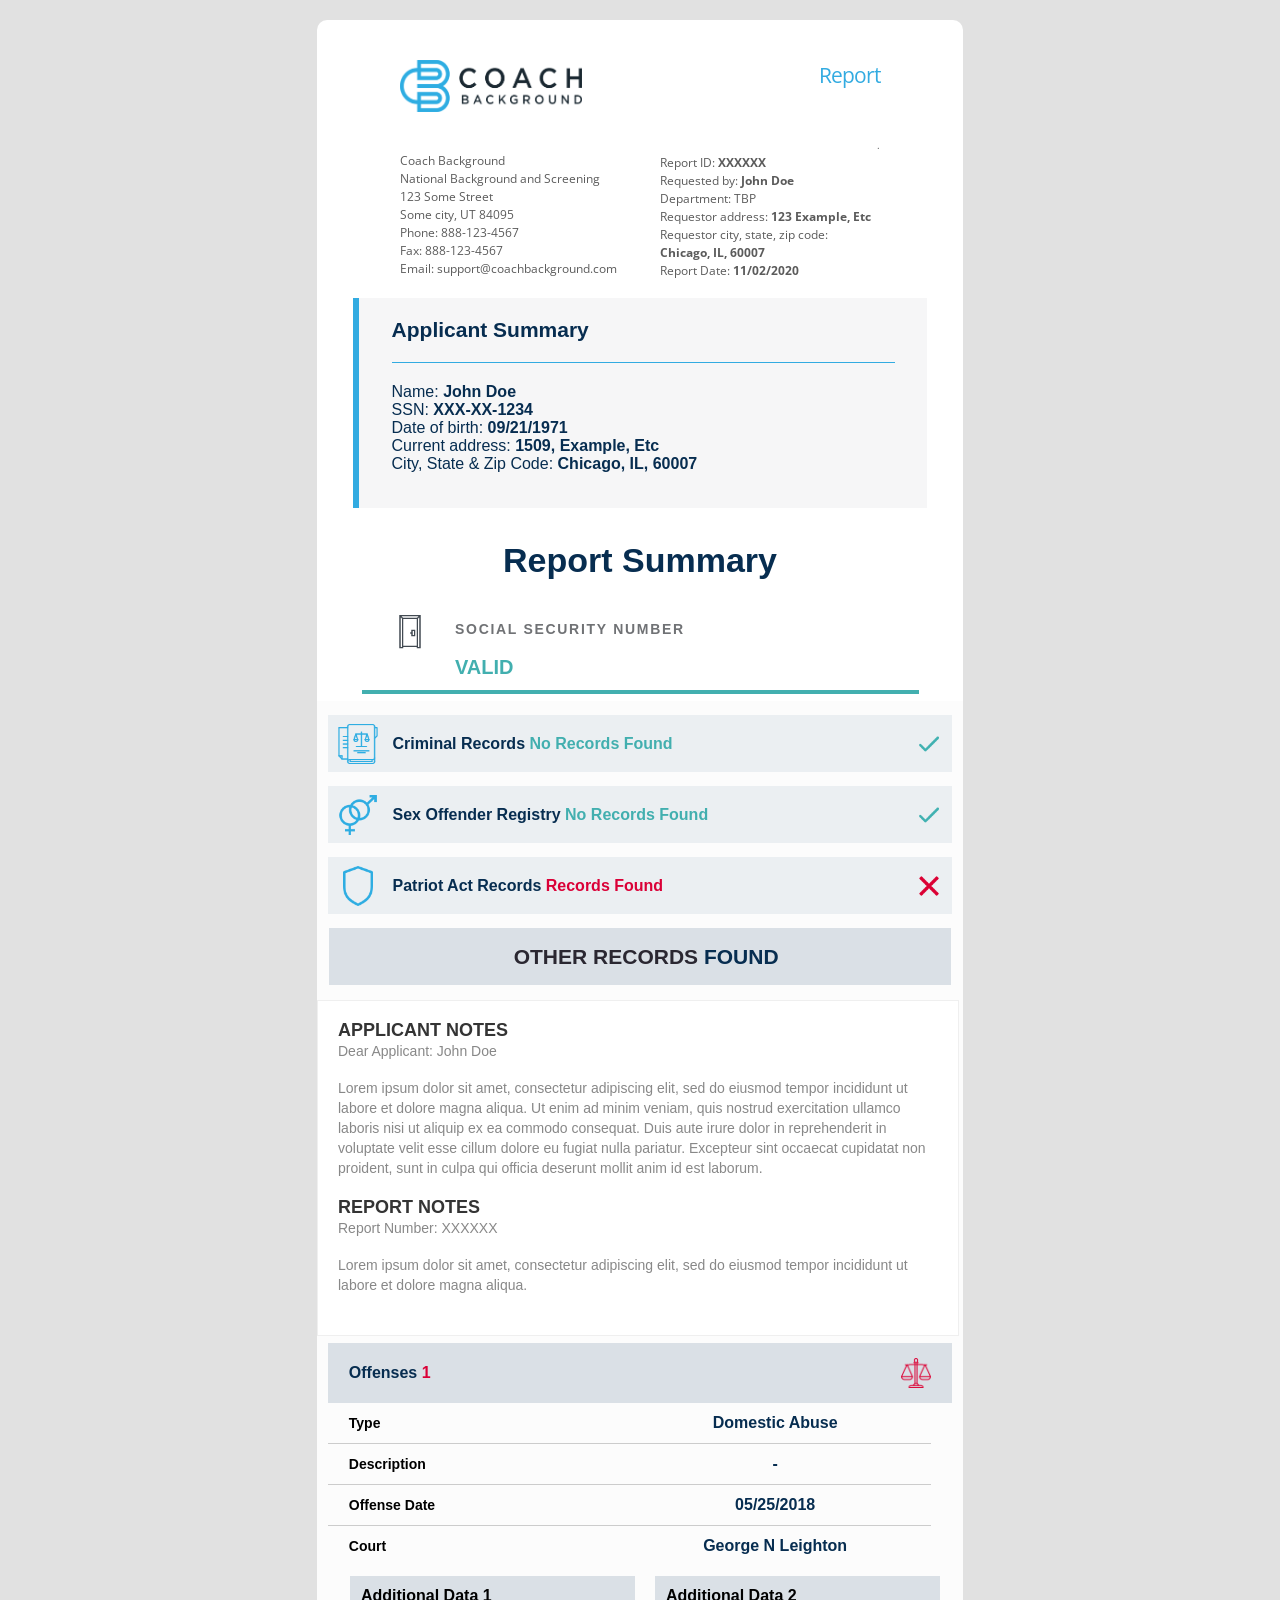
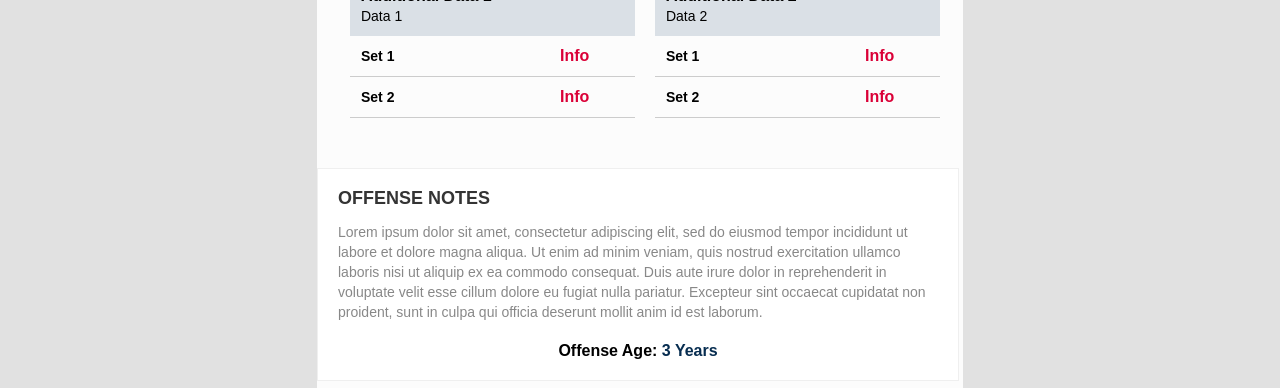
<file: index.html>
<html>
<meta http-equiv="Content-Type" content="text/html; charset=utf-8" />
<title> Report </title>
<meta name="robots" content="noindex,nofollow" />
<meta name="viewport" content="width=device-width; initial-scale=1.0;" />
<link rel="stylesheet" href="styles.css">
<!-- Header -->
<table width="100%" border="0" cellpadding="0" cellspacing="0" align="center" class="fullTable" bgcolor="#e1e1e1">
  <tr>
    <td height="20"></td>
  </tr>
  <tr>
    <td>
      <table width="600" border="0" cellpadding="0" cellspacing="0" align="center" class="fullTable" bgcolor="#ffffff" style="border-radius: 10px 10px 0 0;">
        <tr class="hiddenMobile">
          <td height="40"></td>
        </tr>
        <tr class="visibleMobile">
          <td height="30"></td>
        </tr>

        <tr>
          <td>
            <table width="480" border="0" cellpadding="0" cellspacing="0" align="center" class="fullPadding">
              <tbody>
                <tr>
                  <td>
                    <table width="220" border="0" cellpadding="0" cellspacing="0" align="left" class="col">
                      <tbody>
                        <tr>
                          <td align="left"> <img src="COACH BACKGROUND.png" width="182" height="52" alt="logo" border="0" /></td>
                        </tr>
                        <tr class="hiddenMobile">
                          <td height="40"></td>
                        </tr>
                        <tr class="visibleMobile">
                          <td height="20"></td>
                        </tr>
                      
						<tr>
                          <td style="font-size: 12px; color: #5b5b5b; font-family: 'Open Sans', sans-serif; line-height: 18px; vertical-align: top; text-align: left;">
                            Coach Background
                            <br> National Background and Screening
123 Some Street
<br>Some city, UT 84095
<br>Phone: 888-123-4567
<br>Fax: 888-123-4567
<br>Email: support@coachbackground.com
                          </td>
                        </tr>
                      </tbody>
                    </table>
                    <table width="220" border="0" cellpadding="0" cellspacing="0" align="right" class="col">
                      <tbody>
                        <tr class="visibleMobile">
                          <td height="20"></td>
                        </tr>
                        <tr>
                          <td height="5"></td>
                        </tr>
                        <tr>
                          <td style="font-size: 21px; color: #32abe1; letter-spacing: -1px; font-family: 'Open Sans', sans-serif; line-height: 1; vertical-align: top; text-align: right;">
                            Report
                          </td>
                        </tr>
                        <tr>
                        <tr class="hiddenMobile">
                          <td height="50"></td>
                        </tr>
                        <tr class="visibleMobile">
                          <td height="20"></td>
                        </tr>
                        <tr>
                          <td style="font-size: 12px; color: #5b5b5b; font-family: 'Open Sans', sans-serif; line-height: 18px; vertical-align: top; text-align: right;">
                            <small>.</small>
                          </td>
                        </tr>
						<tr>
                          <td style="font-size: 12px; color: #5b5b5b; font-family: 'Open Sans', sans-serif; line-height: 18px; vertical-align: top; text-align: left;">
                            Report ID: <strong>XXXXXX</strong>
                            <br>Requested by: <strong>John Doe</strong>
<br>Department: TBP
<br>Requestor address: <strong>123 Example, Etc</strong>
<br>Requestor city, state, zip code: <strong>Chicago, IL, 60007</strong>
<br>Report Date: <strong>11/02/2020</strong>
                          </td>
                        </tr>
                      </tbody>
                    </table>
                  </td>
                </tr>
				<table>
<tr>
					<td class="em_pad" align="center" valign="top" bgcolor="#ffffff">
						<table width="640" border="0" cellspacing="0" cellpadding="0" align="center" style="width:640px;padding-top:15px; background-color:#FFFFFF;" class="em_wrapper">
						
							<!-- Space Rule : BEGIN -->
							<tbody><tr>
							 <td class="em_hide" width="30" valign="top" bgcolor="#FFFFFF" height="180" style="height:180px; width:30px;">
                                </td><td width="6" bgcolor="#32abe1" style="width:6px;">&nbsp;</td>
								<td class="em_w20" width="30" valign="top" bgcolor="#F6F6F7" height="180" style="height:180px; width:30px;">
								</td>
							
							<td align="left" width="464" valign="top" class="em_block em_centertable"><table width="100%" border="0" cellspacing="0" cellpadding="0">
								<tbody><tr>
								   <td valign="top" bgcolor="#F6F6F7" style=" border-bottom: 1px solid #32abe1;"> <div style="margin-top:20px; margin-bottom:20px;  font-family: Arial, sans-serif; color: #072d50; font-size:22px;"><span style="font-weight:bold;font-size:21px; padding-bottom:2px;">Applicant Summary</span></div></td>
</tr>
	<tr>
								   <td valign="top" bgcolor="#F6F6F7" style="padding-top:20px; padding-bottom:20px"><div style="font-family: Arial, sans-serif; color: #072d50; font-size:16px; margin-bottom:15px"><em style="font-style: NORMAL;">Name: <strong>John Doe</strong></em><br><em style="font-style: NORMAL;">SSN: <strong>XXX-XX-1234</strong></em><br><em style="font-style: NORMAL;">Date of birth: <strong>09/21/1971</strong></em><br><em style="font-style: NORMAL;">Current address: <strong>1509, Example, Etc</strong></em><br><em style="font-style: NORMAL;">City, State & Zip Code: <strong>Chicago, IL, 60007</strong></em></div><div style="color:#007EB0;font-family: Arial, sans-serif; font-size:13px; "></div></td>

</tr>

							</tbody>
							
							</table>
							
							</td>
							
                      
                    </td>
							
								<td class="em_w20" width="30" valign="top" bgcolor="#F6F6F7" height="180" style="height:180px; width:30px;">
								</td>
                                <td class="em_hide" width="80" style="width:30px;">&nbsp;</td>
				
<tbody>
<table>
<td class="borders-bodyblock" style="border-bottom: solid 4px #transparent; border-collapse: collapse !important; border-style: default; font-family: 'MaisonNeue', 'Roboto', Helvetica, Arial, sans-serif;">
                      <table height="30" style="border-collapse: collapse !important; border-spacing: 0; border-style: default; text-align: center;" border="0" cellpadding="0" cellspacing="0">
                        <tbody><tr>
                          <td height="30" style="border-collapse: collapse !important; border-style: default; font-family: 'MaisonNeue', 'Roboto', Helvetica, Arial, sans-serif;"></td>
                        </tr>
                      </tbody></table>
                      <table align="center" class="table-full" style="border-collapse: collapse !important; border-spacing: 0; border-style: default; text-align: center;" border="0" cellpadding="0" cellspacing="0" width="100%">
                        <tbody><tr>
                          <td align="middle" style="border-collapse: collapse !important; border-style: default; font-family: 'MaisonNeue', 'Roboto', Helvetica, Arial, sans-serif;">
                            <table style="border-collapse: collapse !important; border-spacing: 0; border-style: default; text-align: center;" border="0" cellpadding="0" cellspacing="0">
                              <tbody><tr>
                                <td width="525" style="-webkit-font-smoothing: antialiased !important; border-collapse: collapse !important; border-style: default; color: #072d50;padding-bottom:17px; font-family: 'MaisonNeue', 'Roboto', Helvetica, Arial, sans-serif; font-size: 34px; font-weight: bold; padding-left: 15px; padding-right: 15px;" class="#42afaf bold padl-15 padr-15 mobile-text-28">Report Summary
                                </td>
                              </tr>
                            </tbody></table>
                          </td>
                        </tr>
                      </tbody></table>
                      
                      
                   
                      
                  <tbody><tr>
                    <td class="borders-bodyblock" style="border-bottom: solid 4px #42afaf; border-collapse: collapse !important; border-style: default; font-family: 'MaisonNeue', 'Roboto', Helvetica, Arial, sans-serif;">
                      
                      <table align="center" class="table-full" style="border-collapse: collapse !important; border-spacing: 0; border-style: default; text-align: center;" border="0" cellpadding="0" cellspacing="0" width="100%">
                        <tbody><tr>
                          <td align="middle" class="pad-10" style="border-collapse: collapse !important; border-style: default; font-family: 'MaisonNeue', 'Roboto', Helvetica, Arial, sans-serif; padding: 10px;">
                            <table align="center" width="500" style="border-collapse: collapse !important; border-spacing: 0; border-style: default; text-align: center;" class="mobile-center" border="0" cellpadding="0" cellspacing="0">
                              <tbody><tr>
                                <td class="full" style="" width="100%">
                                  
                                </td>
                              </tr>
                              
                              
                              
                              
                              
                              
                              
                              <tr>
                                <td class="full" style="border-collapse: collapse !important; border-style: default; font-family: 'MaisonNeue', 'Roboto', Helvetica, Arial, sans-serif;" width="100%">
                                  <table align="left" style="border-collapse: collapse !important; border-spacing: 0; border-style: default; text-align: center;" border="0" cellpadding="0" cellspacing="0">
                                    <tbody><tr>
                                      <td width="65" class="text-left" style="border-collapse: collapse !important; border-style: default; font-family: 'MaisonNeue', 'Roboto', Helvetica, Arial, sans-serif;" align="left"><img src="ic_door.png" width="38" height="38px" style="border: 0; display: block; height: 40px; outline: none; text-decoration: none; width: 40px;">
                                        <table height="5" style="border-collapse: collapse !important; border-spacing: 0; border-style: default; text-align: center;" border="0" cellpadding="0" cellspacing="0">
                                          <tbody><tr>
                                          </tr>
                                        </tbody></table>
                                      </td>
                                    </tr>
                                  </tbody></table>
                                  <table align="left" style="border-collapse: collapse !important; border-spacing: 0; border-style: default; text-align: center;" border="0" cellpadding="0" cellspacing="0">
                                    <tbody><tr>
                                      <td width="425" class="text-left" style="border-collapse: collapse !important; border-style: default; font-family: 'MaisonNeue', 'Roboto', Helvetica, Arial, sans-serif;" align="left">
                                        <table height="7" style="border-collapse: collapse !important; border-spacing: 0; border-style: default; text-align: center;" border="0" cellpadding="0" cellspacing="0">
                                          <tbody><tr>
                                            <td height="7" style="border-collapse: collapse !important; border-style: default; font-family: 'MaisonNeue', 'Roboto', Helvetica, Arial, sans-serif;"></td>
                                          </tr>
                                        </tbody></table>
                                        <div style="-webkit-font-smoothing: antialiased !important; color: #072d50; font-size: 16px;" class="almost-black"><span class="text-size-14 label bold" style="color: #707275; font-size: 14px !important; font-weight: bold; letter-spacing: 1.7px; line-height: 23px; text-transform: uppercase !important;">SOCIAL SECURITY NUMBER</span></div>
                                      </td>
                                    </tr>
                                  </tbody></table>
                                </td>
                              </tr>
                              <tr>
                                <td class="full" style="border-collapse: collapse !important; border-style: default; font-family: 'MaisonNeue', 'Roboto', Helvetica, Arial, sans-serif;" width="100%">
                                  <table align="left" style="border-collapse: collapse !important; border-spacing: 0; border-style: default; text-align: center;" border="0" cellpadding="0" cellspacing="0">
                                    <tbody><tr>
                                      <td width="65" class="text-left" style="border-collapse: collapse !important; border-style: default; font-family: 'MaisonNeue', 'Roboto', Helvetica, Arial, sans-serif;" align="left">
                                        <table height="10" style="border-collapse: collapse !important; border-spacing: 0; border-style: default; text-align: center;" border="0" cellpadding="0" cellspacing="0">
                                          <tbody><tr>
                                            <td height="10" style="border-collapse: collapse !important; border-style: default; font-family: 'MaisonNeue', 'Roboto', Helvetica, Arial, sans-serif;"></td>
                                          </tr>
                                        </tbody></table>
                                      </td>
                                    </tr>
                                  </tbody></table>
                                  <table align="left" style="border-collapse: collapse !important; border-spacing: 0; border-style: default; text-align: center;" border="0" cellpadding="0" cellspacing="0">
                                    <tbody><tr>
                                      <td width="425" class="text-left" style="border-collapse: collapse !important; border-style: default; font-family: 'MaisonNeue', 'Roboto', Helvetica, Arial, sans-serif;" align="left">
                                      <div class="text-size-20 azure bold" style="-webkit-font-smoothing: antialiased !important; color: #42afaf; font-size: 20px !important; font-weight: bold;">VALID</div>
									  </td>
                                    </tr>
                                  </tbody></table>
                                </td>
                              </tr>
                              
                              
                              
                            </tbody></table>
                          </td>
                        </tr>
						
                      </tbody></table>
                    </td>
                  </tr>
                </tbody></table>
								
								<tbody><tr>
								
								
						     
          </tr>
      </tbody></table>
      </td>
    </tr> 
  </tbody>
</table></td></tr>
<tr>
<td>
<table bgcolor="#FCFCFC" class="full-width" width="600" cellspacing="0" cellpadding="0" border="0" align="center" style="width: 646px; padding-top:14px;" role="presentation">
  <tbody><tr>
    <td width="10" height="28">&nbsp;</td>
    <td width="10" height="28" bgcolor="#ebeff2">&nbsp;</td>
	<td width="25" valign="middle" bgcolor="#ebeff2"><a style="font-family: Arial, Verdana, Geneva, sans-serif; font-size: 14px; font-weight: bold; color: #2a2731; text-decoration:none;"><img src="lawyer.png" border="0" alt="»" width="40" height="40" style="padding-right:11px;"></a></td>
    <td width="495" valign="middle" class="innertable" bgcolor="#ebeff2"> 
      <div style="font-family: Arial, Helvetica, sans-serif; padding: 0px; margin: 0px; font-size: 6px; line-height: 15px;">&nbsp;</div>
        <h1 style="font-family: Arial, Helvetica, sans-serif; padding: 0px; margin: 0px; font-size: 16px; font-weight: bold; color: #ffffff; line-height: 27px; text-align: left;"><a  style="text-decoration: none; color: #072d50;"> Criminal Records <span class="desk-hide2" style="display: none; width: 0px; overflow: hidden; max-height:1px;"><br>
      </span> <span style="color: #42afaf;">No Records Found</span></a></h1>
      <div style="font-family: Arial, Helvetica, sans-serif; padding: 0px; margin: 0px; font-size: 6px; line-height: 15px;">&nbsp;</div>
    </td>     <td width="25" valign="middle" bgcolor="#ebeff2"><a style="font-family: Arial, Verdana, Geneva, sans-serif; font-size: 14px; font-weight: bold; color: #2a2731; text-decoration:none;"><img src="tick.png" border="0" alt="»" width="20" height="20" style="padding-right:11px;"></a></td>

    <td width="10">&nbsp;</td>
	
  </tr> <tr>
  					
								
								
								
			<table bgcolor="#FCFCFC" class="full-width" width="600" cellspacing="0" cellpadding="0" border="0" align="center" style="width: 646px; padding-top:14px;" role="presentation">
  <tbody><tr>
    <td width="10" height="28">&nbsp;</td>
    <td width="10" height="28" bgcolor="#ebeff2">&nbsp;</td>
	<td width="25" valign="middle" bgcolor="#ebeff2"><a style="font-family: Arial, Verdana, Geneva, sans-serif; font-size: 14px; font-weight: bold; color: #2a2731; text-decoration:none;"><img src="gender.png" border="0" alt="»" width="40" height="40" style="padding-right:11px;"></a></td>
    <td width="495" valign="middle" class="innertable" bgcolor="#ebeff2"> 
      <div style="font-family: Arial, Helvetica, sans-serif; padding: 0px; margin: 0px; font-size: 6px; line-height: 15px;">&nbsp;</div>
        <h1 style="font-family: Arial, Helvetica, sans-serif; padding: 0px; margin: 0px; font-size: 16px; font-weight: bold; color: #ffffff; line-height: 27px; text-align: left;"><a  style="text-decoration: none; color: #072d50;"> Sex Offender Registry  <span class="desk-hide2" style="display: none; width: 0px; overflow: hidden; max-height:1px;"><br>
      </span> <span style="color: #42afaf;">No Records Found</span></a></h1>
	  
      <div style="font-family: Arial, Helvetica, sans-serif; padding: 0px; margin: 0px; font-size: 6px; line-height: 15px;">&nbsp;</div>
	  
    </td>     <td width="25" valign="middle" bgcolor="#ebeff2"><a style="font-family: Arial, Verdana, Geneva, sans-serif; font-size: 14px; font-weight: bold; color: #2a2731; text-decoration:none;"><img src="tick.png" border="0" alt="»" width="20" height="20" style="padding-right:11px;"></a></td>

    <td width="10">&nbsp;</td>
	
  </tr> <tr>

	<table bgcolor="#FCFCFC" class="full-width" width="600" cellspacing="0" cellpadding="0" border="0" align="center" style="width: 646px; padding-top:14px;" role="presentation">
  <tbody><tr>
    <td width="10" height="28">&nbsp;</td>
    <td width="10" height="28" bgcolor="#ebeff2">&nbsp;</td>
	<td width="25" valign="middle" bgcolor="#ebeff2"><a style="font-family: Arial, Verdana, Geneva, sans-serif; font-size: 14px; font-weight: bold; color: #2a2731; text-decoration:none;"><img src="shield.png" border="0" alt="»" width="40" height="40" style="padding-right:11px;"></a></td>
    <td width="495" valign="middle" class="innertable" bgcolor="#ebeff2"> 
      <div style="font-family: Arial, Helvetica, sans-serif; padding: 0px; margin: 0px; font-size: 6px; line-height: 15px;">&nbsp;</div>
        <h1 style="font-family: Arial, Helvetica, sans-serif; padding: 0px; margin: 0px; font-size: 16px; font-weight: bold; color: #ffffff; line-height: 27px; text-align: left;"><a  style="text-decoration: none; color: #072d50;"> Patriot Act Records  <span class="desk-hide2" style="display: none; width: 0px; overflow: hidden; max-height:1px;"><br>
      </span> <span style="color: #da0037;">Records Found</span></a></h1>
	  
      <div style="font-family: Arial, Helvetica, sans-serif; padding: 0px; margin: 0px; font-size: 6px; line-height: 15px;">&nbsp;</div>
	  
    </td>     <td width="25" valign="middle" bgcolor="#ebeff2"><a style="font-family: Arial, Verdana, Geneva, sans-serif; font-size: 14px; font-weight: bold; color: #2a2731; text-decoration:none;"><img src="close.png" border="0" alt="»" width="20" height="20" style="padding-right:11px;"></a></td>

    <td width="10">&nbsp;</td>
	
  </tr> <tr>


<table bgcolor="#FCFCFC" class="full-width" width="600" cellspacing="0" cellpadding="0" border="0" align="center" style="width: 646px; padding-top:14px;" role="presentation">
  <tbody><tr>
    <td width="10" height="28">&nbsp;</td>
    <td width="10" height="28" bgcolor="#DAE0E6">&nbsp;</td>
    <td width="495" valign="middle" class="innertable" bgcolor="#DAE0E6"> 
      <div style="font-family: Arial, Helvetica, sans-serif; padding: 0px; margin: 0px; font-size: 6px; line-height: 15px;">&nbsp;</div>
        <h1 style="font-family: Arial, Helvetica, sans-serif; padding: 0px; margin: 0px; font-size: 16px; font-weight: bold; color: #ffffff; line-height: 27px; text-align: center;font-size: 21px;text-transform: uppercase;"><a  style="text-decoration: none; color: #2a2731;"> Other Records  <span class="desk-hide2" style="display: none; width: 0px; overflow: hidden; max-height:1px;"><br>
      </span> <span style="color: #072d50;">Found</span></a></h1>
	  
      <div style="font-family: Arial, Helvetica, sans-serif; padding: 0px; margin: 0px; font-size: 6px; line-height: 15px;">&nbsp;</div>
	  

    <td width="10">&nbsp;</td>
	
  </tr> <tr>
								
								

<td>

    <div style="font-family: Arial, Helvetica, sans-serif; padding: 0px; margin: 0px; font-size: 15px; line-height: 15px;">&nbsp;</div>
    

<tbody><tr>
</tr>  </tbody></table>
</td></tr> 

  <tr><td>
  
<table class="full-width" border="0" width="646" cellspacing="0" cellpadding="0" align="center" bgcolor="#FCFCFC" style="width: 646px;" role="presentation">
  <tbody>

	
	  
        <tbody>

     <tbody><tr>
            <td>
              <!-- TWO COLUMNS -->
              <table cellspacing="0" cellpadding="0" border="0" width="100%">
                <tbody><tr>
                  <td valign="top" style="padding: 0;" class="mobile-wrapper">
                    <table cellpadding="0" cellspacing="0" border="0" width="auto" style="padding-bottom:7px;" align="left" class="responsive-table">
                      <tbody><tr>
                        <td valign="top" align="left">
                          <table cellpadding="0" cellspacing="0" border="0">
                            <tbody><tr>
                              <td align="center" bgcolor="#FFFFFF" valign="middle" width="600" class="wrapper" style="padding: 20px; border: 1px solid #EFEFEF;">
                                <table cellspacing="0" cellpadding="0" style="width: 100%;" class="responsive-table" width="300">
                                  <!-- STYLE WIDTH FOR CHROME BROWSER -->
                                  <tbody><tr cellspacing="0" cellpadding="0">
                                    <td cellspacing="0" cellpadding="0" colspan="4" class="title" style="font-family:'sofia', Helvetica, Arial, sans-serif; color: #343434; font-size: 18px; font-weight: normal; text-align: left; line-height: 1; padding: 0px 0px 5px 0px; text-transform: uppercase; -webkit-font-smoothing: auto; font-weight: bold;">APPLICANT NOTES</td>
                                  </tr>
                                  <tr cellspacing="0" cellpadding="0">
                                    <td cellspacing="0" cellpadding="0" colspan="4" class="title" style="font-family:'sofia', Helvetica, Arial, sans-serif; color: #888888; font-size: 14px; font-weight: normal; text-align: left; line-height: 1; padding: 0px 0px 20px 0px; -webkit-font-smoothing: antialiased;">Dear Applicant: John Doe</td>
                                  </tr>
                                  <tr cellspacing="0" cellpadding="0">
                                    <td cellspacing="0" cellpadding="0" colspan="4" style="text-align: left; font-family:'sofia', Helvetica, Arial, sans-serif; color: #888888 !important; font-size: 14px; line-height: 20px; font-weight: normal; padding: 0px 0px 20px 0px;">Lorem ipsum dolor sit amet, consectetur adipiscing elit, sed do eiusmod tempor incididunt ut labore et dolore magna aliqua. Ut enim ad minim veniam, quis nostrud exercitation ullamco laboris nisi ut aliquip ex ea commodo consequat. Duis aute irure dolor in reprehenderit in voluptate velit esse cillum dolore eu fugiat nulla pariatur. Excepteur sint occaecat cupidatat non proident, sunt in culpa qui officia deserunt mollit anim id est laborum.</td>
                                  </tr>
                              
                                    </td>
                                  <!-- STYLE WIDTH FOR CHROME BROWSER -->
                                  <tbody><tr cellspacing="0" cellpadding="0">
                                    <td cellspacing="0" cellpadding="0" colspan="4" class="title" style="font-family:'sofia', Helvetica, Arial, sans-serif; color: #343434; font-size: 18px; font-weight: normal; text-align: left; line-height: 1; padding: 0px 0px 5px 0px; text-transform: uppercase; -webkit-font-smoothing: auto; font-weight: bold;">REPORT NOTES</td>
                                  </tr>
                                  <tr cellspacing="0" cellpadding="0">
                                    <td cellspacing="0" cellpadding="0" colspan="4" class="title" style="font-family:'sofia', Helvetica, Arial, sans-serif; color: #888888; font-size: 14px; font-weight: normal; text-align: left; line-height: 1; padding: 0px 0px 20px 0px; -webkit-font-smoothing: antialiased;">Report Number: XXXXXX</td>
                                  </tr>
                                  <tr cellspacing="0" cellpadding="0">
                                    <td cellspacing="0" cellpadding="0" colspan="4" style="text-align: left; font-family:'sofia', Helvetica, Arial, sans-serif; color: #888888 !important; font-size: 14px; line-height: 20px; font-weight: normal; padding: 0px 0px 20px 0px;">Lorem ipsum dolor sit amet, consectetur adipiscing elit, sed do eiusmod tempor incididunt ut labore et dolore magna aliqua.</td>
                                  </tr>
                              
                                    </td>
                                </tbody></table>
                              </td>
                            </tr>
                          </tbody></table>
                        </td>
                      </tr>
                    </tbody></table>
                  </td>
                </tr>
              </tbody></table>
            </td>
          </tr>
        </tbody>
  
        </tbody>
		
      </table>
	  
      <!--text end-->
	  
      </td>
	  
  </tbody>
  
</table>
<tr><td>

<table class="full-width" border="0" width="646" cellspacing="0" cellpadding="0" align="center" bgcolor="#FCFCFC" role="presentation">

  <tbody>
    <tr>
      <td bgcolor="#FCFCFC">  
	  
      <table class="innertable" border="0" width="285" cellspacing="0" cellpadding="0" align="left" style="width: 100%; padding-left:11px; padding-right:11px;" role="presentation" bgcolor="#FCFCFC">
        <tbody>
          <!--a-->
		  
        </tbody>

        <tbody>
		
          <tr bgcolor="#DAE0E6">
            <td width="10" height="60">&nbsp;</td>
            <td colspan="2" width="205" height="60" style="font-family: Arial, Helvetica, sans-serif; padding: 0px; margin: 0px; font-size: 14px; font-weight: bold; color: #2a2731; line-height: 20px; text-align: left;"><a style="font-family: Arial, Verdana, Geneva, sans-serif; font-size: 16px; font-weight: bold; color: #072d50; text-decoration:none;line-height: 40px;">Offenses <span style="color:#da0037">1</span><br>
           		   <td colspan="6" width="35" height="60" style="font-family: Arial, Helvetica, sans-serif; padding: 0px; margin: 0px; font-size: 14px; font-weight: bold; color: #2a2731; line-height: 20px; text-align: right;"><img src="law.png" border="0" alt="»" width="30" height="30"><br></td>
            
			<td width="10" height="35">&nbsp;</td>
          
          </tr>
          <!--l2-->
          <!--l1-->
        </tbody>
        <tbody>
          <tr>
            <td width="10" height="40">&nbsp;</td>
            <td width="165" height="40" style="font-family: Arial, Helvetica, sans-serif; padding: 0px; margin: 0px; font-size: 14px; font-weight: bold; color: #2a2731; text-align: left; height:35px;"> 
            <a style="font-family: Arial, Verdana, Geneva, sans-serif; font-size: 14px; font-weight: bold; color: #000; text-decoration:none;">Type</a>
            </td>
            <td width="60">
            <div style="font-family: Arial, Helvetica, sans-serif; padding: 0px; margin: 0px; font-size: 17px; font-weight: bold; color: #3c868b; line-height: 20px; text-align: center;">
            <a style="font-family: Arial, Verdana, Geneva, sans-serif; font-size: 16px; font-weight: bold; color: #072d50; text-decoration:none;">Domestic Abuse</a>
            </div>
            </td>
            <td width="25" valign="middle"><a style="font-family: Arial, Verdana, Geneva, sans-serif; font-size: 14px; font-weight: bold; color: #2a2731; text-decoration:none;"></a></td>
          
          </tr><tr><td colspan="4" bgcolor="#CCCCCC" width="10" height="1" style="line-height: 1px; font-size: 1px;"></td></tr>
          <!--l2-->
          <tr><td width="10" height="40">&nbsp;</td>
            <td width="165" height="35" class="innertable" style="font-family: Arial, Helvetica, sans-serif; padding: 0px; margin: 0px; font-size: 14px; font-weight: bold; color: #2a2731; text-align: left; height:35px;"><a style="font-family: Arial, Verdana, Geneva, sans-serif; font-size: 14px; font-weight: bold; color: #000; text-decoration:none;""> 
            Description</a>
            </td>
            <td width="60">
            <div style="font-family: Arial, Helvetica, sans-serif; padding: 0px; margin: 0px; font-size: 17px; font-weight: bold; color: #3c868b; line-height: 20px; text-align: center;">
            <a style="font-family: Arial, Verdana, Geneva, sans-serif; font-size: 16px; font-weight: bold; color: #072d50; text-decoration:none;">-</a>
            </div>
            </td>
            <td width="25" valign="middle"><a style="font-family: Arial, Verdana, Geneva, sans-serif; font-size: 14px; font-weight: bold; color: #2a2731; text-decoration:none;"></a></td>
            
          </tr><tr><td colspan="4" bgcolor="#CCCCCC" width="10" height="1" style="line-height: 1px; font-size: 1px;"></td></tr>
          <!--l3-->
          <tr>
            <td width="10" height="40">&nbsp;</td>
            <td width="165" height="40" class="innertable" style="font-family: Arial, Helvetica, sans-serif; padding: 0px; margin: 0px; font-size: 14px; font-weight: bold; color: #2a2731; text-align: left; height:35px;"> 
            <a style="font-family: Arial, Verdana, Geneva, sans-serif; font-size: 14px; font-weight: bold; color: #000; text-decoration:none;">Offense Date</a>
            </td>
            <td width="60">
            <div style="font-family: Arial, Helvetica, sans-serif; padding: 0px; margin: 0px; font-size: 17px; font-weight: bold; color: #3c868b; line-height: 20px; text-align: center;">
            <a style="font-family: Arial, Verdana, Geneva, sans-serif; font-size: 16px; font-weight: bold; color: #072d50; text-decoration:none;">05/25/2018</a>
            </div>
            </td>
            <td width="25" valign="middle"><a style="font-family: Arial, Verdana, Geneva, sans-serif; font-size: 14px; font-weight: bold; color: #2a2731; text-decoration:none;"></a></td>
        
          </tr><tr><td colspan="4" bgcolor="#CCCCCC" width="10" height="1" style="line-height: 1px; font-size: 1px;"></td></tr>
          <!--l4-->
          <tr>
            <td width="10" height="40">&nbsp;</td>
            <td width="165" height="40" class="innertable" style="font-family: Arial, Helvetica, sans-serif; padding: 0px; margin: 0px; font-size: 14px; font-weight: bold; color: #2a2731; text-align: left; height:35px;"> 
            <a style="font-family: Arial, Verdana, Geneva, sans-serif; font-size: 14px; font-weight: bold; color: #000; text-decoration:none;">Court</a>
            </td>
            <td width="35">
            <div style="font-family: Arial, Helvetica, sans-serif; padding: 0px; margin: 0px; font-size: 17px; font-weight: bold; color: #3c868b; line-height: 20px; text-align: center;">
            <a style="font-family: Arial, Verdana, Geneva, sans-serif; font-size: 16px; font-weight: bold; color: #072d50; text-decoration:none;">George N Leighton</a>
            </div>
            </td>
            <td width="25" valign="middle"><a style="font-family: Arial, Verdana, Geneva, sans-serif; font-size: 14px; font-weight: bold; color: #2a2731; text-decoration:none;"></a></td>
            
          </tr>
      
          <tr>
            <td bgcolor="#FCFCFC" colspan="4" height="10" style="line-height: 10px; font-size: 10px;"><span style="line-height: 10px; font-size: 10px;">&nbsp;</span></td>
          </tr>
          
        </tbody>
      </table>
      <!--2nd col-->
</td></tr>


<tr><td>
<table class="full-width" border="0" width="600" cellspacing="0" cellpadding="0" align="center" bgcolor="#FCFCFC" style="padding-bottom:50px;" role="presentation">
  <tbody>
    <tr>
      <td width="10" height="35" bgcolor="#FCFCFC">&nbsp;</td>
      <td bgcolor="#FCFCFC">  
      <table class="innertable" border="0" width="285" cellspacing="0" cellpadding="0" align="left" style="width: 285px;" role="presentation" bgcolor="#FCFCFC">
        <tbody>
          <!--a-->
        </tbody>
        <tbody>
          <tr bgcolor="#DAE0E6">
            <td width="10" height="60">&nbsp;</td>
            <td colspan="2" width="205" height="60" style="font-family: Arial, Helvetica, sans-serif; padding: 0px; margin: 0px; font-size: 14px; font-weight: bold; color: #2a2731; line-height: 20px; text-align: left;"><a style="font-family: Arial, Verdana, Geneva, sans-serif; font-size: 16px; font-weight: bold; color: #000; text-decoration:none;">Additional Data 1<br>
                          <span style="font-size:14px;color:#000; font-weight: normal;"> Data 1</span></a></td>
              <td width="10" height="35">&nbsp;</td>
          
          </tr>
          <!--l2-->
          <!--l1-->
        </tbody>
        <tbody>
          <tr>
            <td width="10" height="40">&nbsp;</td>
            <td width="165" height="40" style="font-family: Arial, Helvetica, sans-serif; padding: 0px; margin: 0px; font-size: 14px; font-weight: bold; color: #2a2731; text-align: left; height:35px;"> 
            <a style="font-family: Arial, Verdana, Geneva, sans-serif; font-size: 14px; font-weight: bold; color: #000; text-decoration:none;">Set 1</a>
            </td>
            <td width="60">
            <div style="font-family: Arial, Helvetica, sans-serif; padding: 0px; margin: 0px; font-size: 17px; font-weight: bold; color: #3c868b; line-height: 20px; text-align: center;">
            <a style="font-family: Arial, Verdana, Geneva, sans-serif; font-size: 16px; font-weight: bold; color: #da0037; text-decoration:none;">Info</a>
            </div>
            </td>
            <td width="25" valign="middle"><a style="font-family: Arial, Verdana, Geneva, sans-serif; font-size: 14px; font-weight: bold; color: #2a2731; text-decoration:none;"></a></td>
          
          </tr><tr><td colspan="4" bgcolor="#CCCCCC" width="10" height="1" style="line-height: 1px; font-size: 1px;"></td></tr>
          <!--l2-->
          <tr><td width="10" height="40">&nbsp;</td>
            <td width="165" height="35" class="innertable" style="font-family: Arial, Helvetica, sans-serif; padding: 0px; margin: 0px; font-size: 14px; font-weight: bold; color: #2a2731; text-align: left; height:35px;"><a style="font-family: Arial, Verdana, Geneva, sans-serif; font-size: 14px; font-weight: bold; color: #000; text-decoration:none;""> 
            Set 2</a>
            </td>
            <td width="60">
            <div style="font-family: Arial, Helvetica, sans-serif; padding: 0px; margin: 0px; font-size: 17px; font-weight: bold; color: #3c868b; line-height: 20px; text-align: center;">
            <a style="font-family: Arial, Verdana, Geneva, sans-serif; font-size: 16px; font-weight: bold; color: #da0037; text-decoration:none;">Info</a>
            </div>
            </td>
            <td width="25" valign="middle"><a style="font-family: Arial, Verdana, Geneva, sans-serif; font-size: 14px; font-weight: bold; color: #2a2731; text-decoration:none;"></a></td>
            
          </tr><tr><td colspan="4" bgcolor="#CCCCCC" width="10" height="1" style="line-height: 1px; font-size: 1px;"></td></tr>
         
          
        </tbody>
      </table>
      <!--2nd col-->
      <table class="innertable" border="0" width="285" cellspacing="0" cellpadding="0" align="right" style="width: 285px;" role="presentation" bgcolor="#FCFCFC">
        <tbody>
          <tr bgcolor="#DAE0E6">
            <td width="10" height="60">&nbsp;</td>
            <td colspan="2" width="205" height="60" style="font-family: Arial, Helvetica, sans-serif; padding: 0px; margin: 0px; font-size: 14px; font-weight: bold; color: #2a2731; line-height: 20px; text-align: left;"> 
            <a style="font-family: Arial, Verdana, Geneva, sans-serif; font-size: 16px; font-weight: bold; color: #000; text-decoration:none;">Additional Data 2<br>
<span style="font-size:14px; font-weight: normal;">  Data 2</span></a>
            </td>
              <td width="10" height="35">&nbsp;</td>
          
          </tr>
          <!--l6-->
        </tbody>
          <tbody><tr>
            <td width="10" height="40">&nbsp;</td>
            <td width="165" height="40" style="font-family: Arial, Helvetica, sans-serif; padding: 0px; margin: 0px; font-size: 14px; font-weight: bold; color: #2a2731; text-align: left; height:35px;"> 
            <a style="font-family: Arial, Verdana, Geneva, sans-serif; font-size: 14px; font-weight: bold; color: #000; text-decoration:none;">Set 1</a>
            </td>
            <td width="60">
            <div style="font-family: Arial, Helvetica, sans-serif; padding: 0px; margin: 0px; font-size: 17px; font-weight: bold; color: #3c868b; line-height: 20px; text-align: center;">
            <a style="font-family: Arial, Verdana, Geneva, sans-serif; font-size: 16px; font-weight: bold; color: #da0037; text-decoration:none;">Info</a>
            </div>
            </td>
            <td width="25" valign="middle"><a style="font-family: Arial, Verdana, Geneva, sans-serif; font-size: 14px; font-weight: bold; color: #2a2731; text-decoration:none;"></a></td>
            
          </tr><tr><td colspan="4" bgcolor="#CCCCCC" width="270" height="1" style="line-height: 1px; font-size: 1px;"><span style="mso-line-height-rule:exactly; max-height: 1px !important; ">&nbsp;</span></td></tr>
          <!--l7-->
          <tr>
            <td width="10" height="40">&nbsp;</td>
            <td width="165" height="40" class="innertable" style="font-family: Arial, Helvetica, sans-serif; padding: 0px; margin: 0px; font-size: 14px; font-weight: bold; color: #2a2731; text-align: left; height:35px;"><a style="font-family: Arial, Verdana, Geneva, sans-serif; font-size: 14px; font-weight: bold; color: #000; text-decoration:none;"> 
            Set 2</a>
            </td>
            <td width="60">
            <div style="font-family: Arial, Helvetica, sans-serif; padding: 0px; margin: 0px; font-size: 17px; font-weight: bold; color: #3c868b; line-height: 20px; text-align: center;">
            <a style="font-family: Arial, Verdana, Geneva, sans-serif; font-size: 16px; font-weight: bold; color: #da0037; text-decoration:none;">Info</a>
            </div>
            </td>
            <td width="25" valign="middle"><a style="font-family: Arial, Verdana, Geneva, sans-serif; font-size: 14px; font-weight: bold; color: #2a2731; text-decoration:none;"></a></td>
            
          </tr><tr><td colspan="4" bgcolor="#CCCCCC" width="270" height="1" style="line-height: 1px; font-size: 1px;"><span style="mso-line-height-rule:exactly; max-height: 1px !important; ">&nbsp;</span></td></tr>
         
            
     
      
</tbody>
								
							</tr>
							<!-- Space Rule : END --> 
							
							</tbody></table></td></tr>
							   <!-- TWO COLUMNS -->
              <table cellspacing="0" cellpadding="0" border="0" width="100%">
                <tbody><tr>
                  <td valign="top" style="padding: 0;" class="mobile-wrapper">
                    <table cellpadding="0" cellspacing="0" border="0" width="auto" style="padding-bottom:7px;" align="left" class="responsive-table">
                      <tbody><tr>
                        <td valign="top" align="left">
                          <table cellpadding="0" cellspacing="0" border="0">
                            <tbody><tr>
                              <td align="center" bgcolor="#FFFFFF" valign="middle" width="600" class="wrapper" style="padding: 20px; border: 1px solid #EFEFEF;">
                                <table cellspacing="0" cellpadding="0" style="width: 100%;" class="responsive-table" width="300">
                                  <!-- STYLE WIDTH FOR CHROME BROWSER -->
                                  <tbody><tr cellspacing="0" cellpadding="0">
                                    <td cellspacing="0" cellpadding="0" colspan="4" class="title" style="font-family:'sofia', Helvetica, Arial, sans-serif; color: #343434; font-size: 18px; font-weight: normal; text-align: left; line-height: 1; padding: 0px 0px 5px 0px; text-transform: uppercase; -webkit-font-smoothing: auto; font-weight: bold;">Offense Notes</td>
                                  </tr>
                                  <tr cellspacing="0" cellpadding="0">
                                  </tr>
                                  <tr cellspacing="0" cellpadding="0">
                                    <td cellspacing="0" cellpadding="0" colspan="4" style="text-align: left; font-family:'sofia', Helvetica, Arial, sans-serif; color: #888888 !important; font-size: 14px; line-height: 20px; font-weight: normal; padding: 10px 0px 0px 0px;">Lorem ipsum dolor sit amet, consectetur adipiscing elit, sed do eiusmod tempor incididunt ut labore et dolore magna aliqua. Ut enim ad minim veniam, quis nostrud exercitation ullamco laboris nisi ut aliquip ex ea commodo consequat. Duis aute irure dolor in reprehenderit in voluptate velit esse cillum dolore eu fugiat nulla pariatur. Excepteur sint occaecat cupidatat non proident, sunt in culpa qui officia deserunt mollit anim id est laborum.</td>
                                  </tr>
<tr>
                <td style="padding-top: 20px;">
                  <p style="margin: 0 0 30px; font-family: sans-serif;font-weight: 600; text-align: center;"> Offense Age:<strong style="color:#072d50;"> 3 Years</strong> </p>
                </td>
              </tr>
                                    </td>
                               
                                    </td>
                                </tbody></table>
                              </td>
                            </tr>
                          </tbody></table>
                        </td>
                      </tr>

                    </tbody></table>
                  </td>
                </tr>
              </tbody></table>
            </td>
          </tr>
        </tbody>
  
        </tbody>
		
      </table>
	  
      <!--text end-->
              </tbody>
            </table>
          </td>
        </tr>
      </table>
    </td>
  </tr>
</table>

<!-- /Header -->
        <tr class="spacer">
          <td height="50"></td>
        </tr>

      </table>
    </td>
  </tr>
  <tr>
    <td height="20"></td>
  </tr>
</table>
</html>
</file>
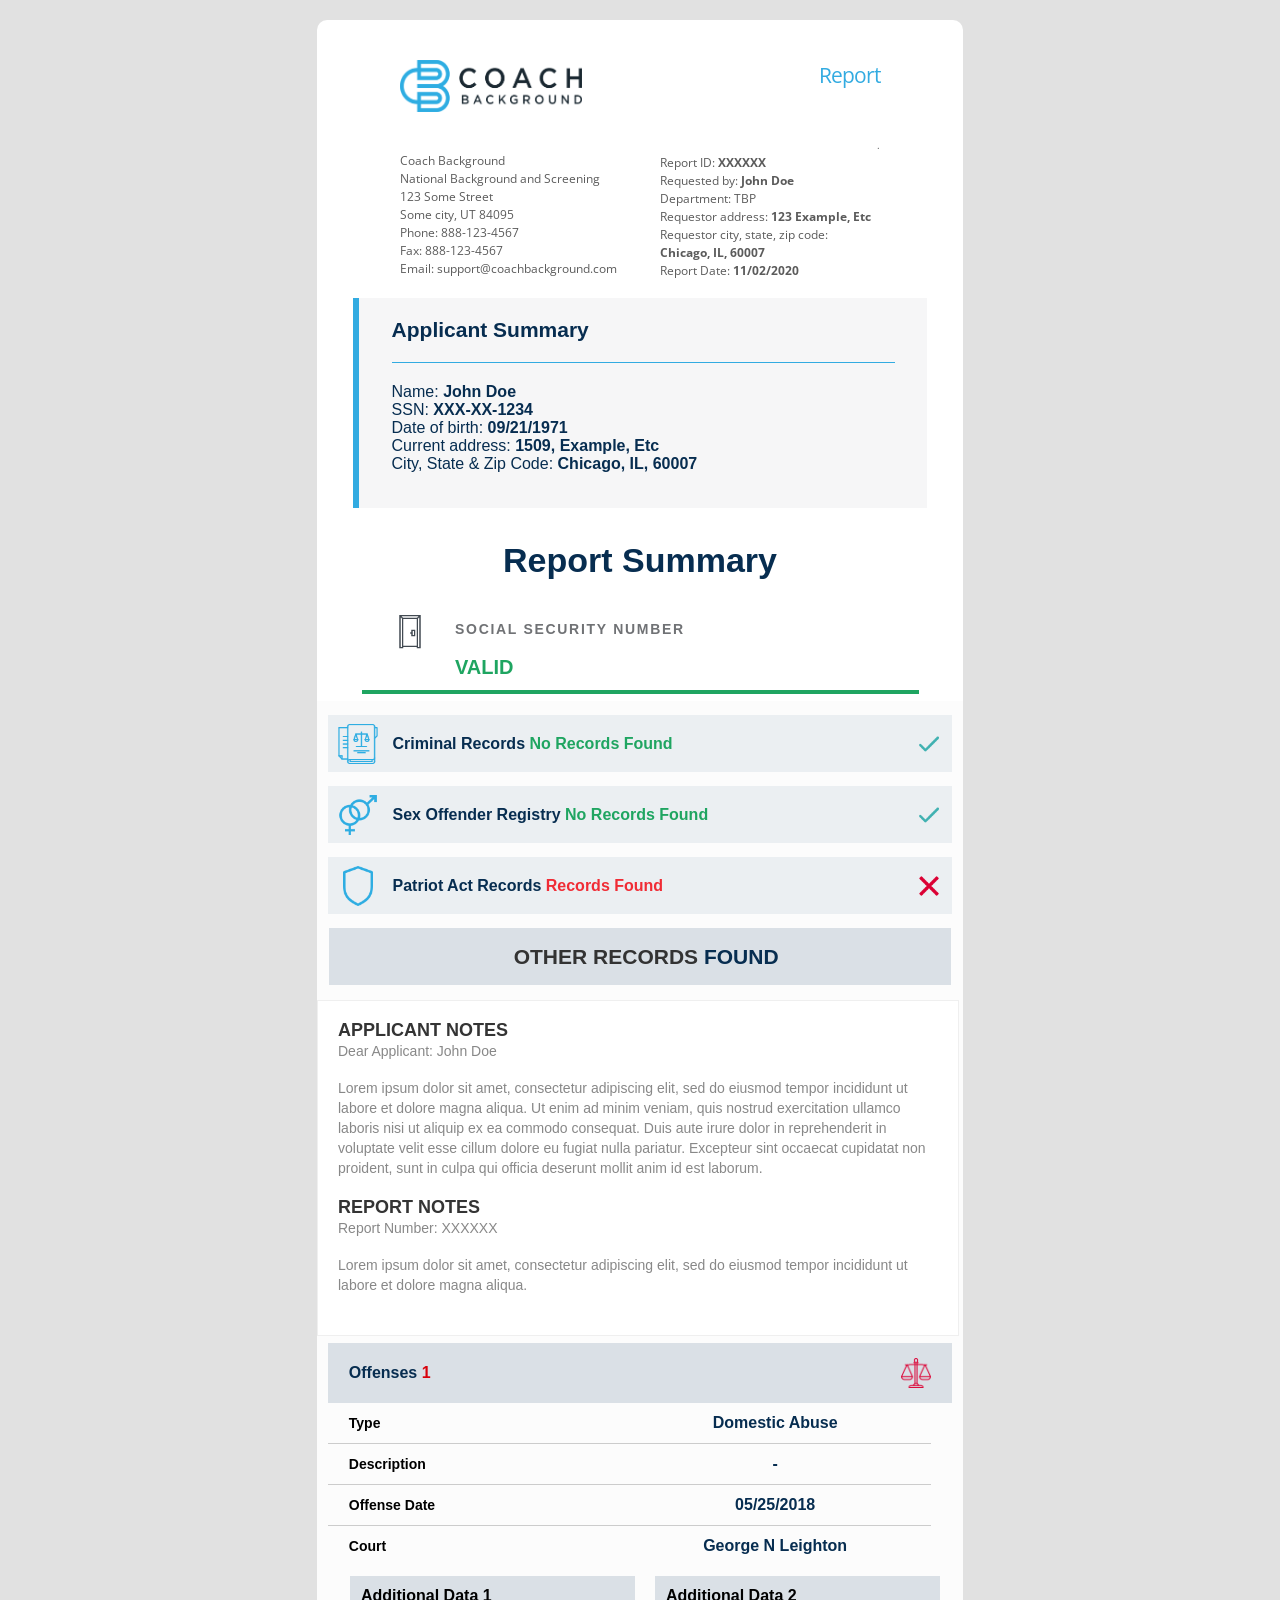
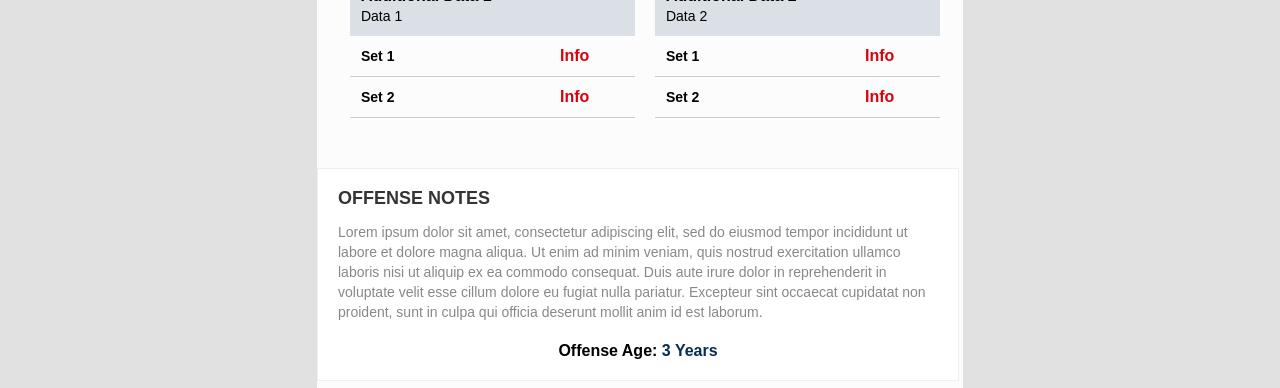
<file: CoachBackground Report.html>
<html>
<meta http-equiv="Content-Type" content="text/html; charset=utf-8" />
<title> Report </title>
<meta name="robots" content="noindex,nofollow" />
<meta name="viewport" content="width=device-width; initial-scale=1.0;" />
<link rel="stylesheet" href="styles.css">
<!-- Header -->
<table width="100%" border="0" cellpadding="0" cellspacing="0" align="center" class="fullTable" bgcolor="#e1e1e1">
  <tr>
    <td height="20"></td>
  </tr>
  <tr>
    <td>
      <table width="600" border="0" cellpadding="0" cellspacing="0" align="center" class="fullTable" bgcolor="#ffffff" style="border-radius: 10px 10px 0 0;">
        <tr class="hiddenMobile">
          <td height="40"></td>
        </tr>
        <tr class="visibleMobile">
          <td height="30"></td>
        </tr>

        <tr>
          <td>
            <table width="480" border="0" cellpadding="0" cellspacing="0" align="center" class="fullPadding">
              <tbody>
                <tr>
                  <td>
                    <table width="220" border="0" cellpadding="0" cellspacing="0" align="left" class="col">
                      <tbody>
                        <tr>
                          <td align="left"> <img src="COACH BACKGROUND.png" width="182" height="52" alt="logo" border="0" /></td>
                        </tr>
                        <tr class="hiddenMobile">
                          <td height="40"></td>
                        </tr>
                        <tr class="visibleMobile">
                          <td height="20"></td>
                        </tr>
                      
						<tr>
                          <td style="font-size: 12px; color: #5b5b5b; font-family: 'Open Sans', sans-serif; line-height: 18px; vertical-align: top; text-align: left;">
                            Coach Background
                            <br> National Background and Screening
123 Some Street
<br>Some city, UT 84095
<br>Phone: 888-123-4567
<br>Fax: 888-123-4567
<br>Email: support@coachbackground.com
                          </td>
                        </tr>
                      </tbody>
                    </table>
                    <table width="220" border="0" cellpadding="0" cellspacing="0" align="right" class="col">
                      <tbody>
                        <tr class="visibleMobile">
                          <td height="20"></td>
                        </tr>
                        <tr>
                          <td height="5"></td>
                        </tr>
                        <tr>
                          <td style="font-size: 21px; color: #32abe1; letter-spacing: -1px; font-family: 'Open Sans', sans-serif; line-height: 1; vertical-align: top; text-align: right;">
                            Report
                          </td>
                        </tr>
                        <tr>
                        <tr class="hiddenMobile">
                          <td height="50"></td>
                        </tr>
                        <tr class="visibleMobile">
                          <td height="20"></td>
                        </tr>
                        <tr>
                          <td style="font-size: 12px; color: #5b5b5b; font-family: 'Open Sans', sans-serif; line-height: 18px; vertical-align: top; text-align: right;">
                            <small>.</small>
                          </td>
                        </tr>
						<tr>
                          <td style="font-size: 12px; color: #5b5b5b; font-family: 'Open Sans', sans-serif; line-height: 18px; vertical-align: top; text-align: left;">
                            Report ID: <strong>XXXXXX</strong>
                            <br>Requested by: <strong>John Doe</strong>
<br>Department: TBP
<br>Requestor address: <strong>123 Example, Etc</strong>
<br>Requestor city, state, zip code: <strong>Chicago, IL, 60007</strong>
<br>Report Date: <strong>11/02/2020</strong>
                          </td>
                        </tr>
                      </tbody>
                    </table>
                  </td>
                </tr>
				<table>
<tr>
					<td class="em_pad" align="center" valign="top" bgcolor="#ffffff">
						<table width="640" border="0" cellspacing="0" cellpadding="0" align="center" style="width:640px;padding-top:15px; background-color:#FFFFFF;" class="em_wrapper">
						
							<!-- Space Rule : BEGIN -->
							<tbody><tr>
							 <td class="em_hide" width="30" valign="top" bgcolor="#FFFFFF" height="180" style="height:180px; width:30px;">
                                </td><td width="6" bgcolor="#32abe1" style="width:6px;">&nbsp;</td>
								<td class="em_w20" width="30" valign="top" bgcolor="#F6F6F7" height="180" style="height:180px; width:30px;">
								</td>
							
							<td align="left" width="464" valign="top" class="em_block em_centertable"><table width="100%" border="0" cellspacing="0" cellpadding="0">
								<tbody><tr>
								   <td valign="top" bgcolor="#F6F6F7" style=" border-bottom: 1px solid #32abe1;"> <div style="margin-top:20px; margin-bottom:20px;  font-family: Arial, sans-serif; color: #072d50; font-size:22px;"><span style="font-weight:bold;font-size:21px; padding-bottom:2px;">Applicant Summary</span></div></td>
</tr>
	<tr>
								   <td valign="top" bgcolor="#F6F6F7" style="padding-top:20px; padding-bottom:20px"><div style="font-family: Arial, sans-serif; color: #072d50; font-size:16px; margin-bottom:15px"><em style="font-style: NORMAL;">Name: <strong>John Doe</strong></em><br><em style="font-style: NORMAL;">SSN: <strong>XXX-XX-1234</strong></em><br><em style="font-style: NORMAL;">Date of birth: <strong>09/21/1971</strong></em><br><em style="font-style: NORMAL;">Current address: <strong>1509, Example, Etc</strong></em><br><em style="font-style: NORMAL;">City, State & Zip Code: <strong>Chicago, IL, 60007</strong></em></div><div style="color:#007EB0;font-family: Arial, sans-serif; font-size:13px; "></div></td>

</tr>

							</tbody>
							
							</table>
							
							</td>
							
                      
                    </td>
							
								<td class="em_w20" width="30" valign="top" bgcolor="#F6F6F7" height="180" style="height:180px; width:30px;">
								</td>
                                <td class="em_hide" width="80" style="width:30px;">&nbsp;</td>
				
<tbody>
<table>
<td class="borders-bodyblock" style="border-bottom: solid 4px #transparent; border-collapse: collapse !important; border-style: default; font-family: 'MaisonNeue', 'Roboto', Helvetica, Arial, sans-serif;">
                      <table height="30" style="border-collapse: collapse !important; border-spacing: 0; border-style: default; text-align: center;" border="0" cellpadding="0" cellspacing="0">
                        <tbody><tr>
                          <td height="30" style="border-collapse: collapse !important; border-style: default; font-family: 'MaisonNeue', 'Roboto', Helvetica, Arial, sans-serif;"></td>
                        </tr>
                      </tbody></table>
                      <table align="center" class="table-full" style="border-collapse: collapse !important; border-spacing: 0; border-style: default; text-align: center;" border="0" cellpadding="0" cellspacing="0" width="100%">
                        <tbody><tr>
                          <td align="middle" style="border-collapse: collapse !important; border-style: default; font-family: 'MaisonNeue', 'Roboto', Helvetica, Arial, sans-serif;">
                            <table style="border-collapse: collapse !important; border-spacing: 0; border-style: default; text-align: center;" border="0" cellpadding="0" cellspacing="0">
                              <tbody><tr>
                                <td width="525" style="-webkit-font-smoothing: antialiased !important; border-collapse: collapse !important; border-style: default; color: #072d50;padding-bottom:17px; font-family: 'MaisonNeue', 'Roboto', Helvetica, Arial, sans-serif; font-size: 34px; font-weight: bold; padding-left: 15px; padding-right: 15px;" class="green bold padl-15 padr-15 mobile-text-28">Report Summary
                                </td>
                              </tr>
                            </tbody></table>
                          </td>
                        </tr>
                      </tbody></table>
                      
                      
                   
                      
                  <tbody><tr>
                    <td class="borders-bodyblock" style="border-bottom: solid 4px #1fa561; border-collapse: collapse !important; border-style: default; font-family: 'MaisonNeue', 'Roboto', Helvetica, Arial, sans-serif;">
                      
                      <table align="center" class="table-full" style="border-collapse: collapse !important; border-spacing: 0; border-style: default; text-align: center;" border="0" cellpadding="0" cellspacing="0" width="100%">
                        <tbody><tr>
                          <td align="middle" class="pad-10" style="border-collapse: collapse !important; border-style: default; font-family: 'MaisonNeue', 'Roboto', Helvetica, Arial, sans-serif; padding: 10px;">
                            <table align="center" width="500" style="border-collapse: collapse !important; border-spacing: 0; border-style: default; text-align: center;" class="mobile-center" border="0" cellpadding="0" cellspacing="0">
                              <tbody><tr>
                                <td class="full" style="" width="100%">
                                  
                                </td>
                              </tr>
                              
                              
                              
                              
                              
                              
                              
                              <tr>
                                <td class="full" style="border-collapse: collapse !important; border-style: default; font-family: 'MaisonNeue', 'Roboto', Helvetica, Arial, sans-serif;" width="100%">
                                  <table align="left" style="border-collapse: collapse !important; border-spacing: 0; border-style: default; text-align: center;" border="0" cellpadding="0" cellspacing="0">
                                    <tbody><tr>
                                      <td width="65" class="text-left" style="border-collapse: collapse !important; border-style: default; font-family: 'MaisonNeue', 'Roboto', Helvetica, Arial, sans-serif;" align="left"><img src="ic_door.png" width="38" height="38px" style="border: 0; display: block; height: 40px; outline: none; text-decoration: none; width: 40px;">
                                        <table height="5" style="border-collapse: collapse !important; border-spacing: 0; border-style: default; text-align: center;" border="0" cellpadding="0" cellspacing="0">
                                          <tbody><tr>
                                          </tr>
                                        </tbody></table>
                                      </td>
                                    </tr>
                                  </tbody></table>
                                  <table align="left" style="border-collapse: collapse !important; border-spacing: 0; border-style: default; text-align: center;" border="0" cellpadding="0" cellspacing="0">
                                    <tbody><tr>
                                      <td width="425" class="text-left" style="border-collapse: collapse !important; border-style: default; font-family: 'MaisonNeue', 'Roboto', Helvetica, Arial, sans-serif;" align="left">
                                        <table height="7" style="border-collapse: collapse !important; border-spacing: 0; border-style: default; text-align: center;" border="0" cellpadding="0" cellspacing="0">
                                          <tbody><tr>
                                            <td height="7" style="border-collapse: collapse !important; border-style: default; font-family: 'MaisonNeue', 'Roboto', Helvetica, Arial, sans-serif;"></td>
                                          </tr>
                                        </tbody></table>
                                        <div style="-webkit-font-smoothing: antialiased !important; color: #072d50; font-size: 16px;" class="almost-black"><span class="text-size-14 label bold" style="color: #707275; font-size: 14px !important; font-weight: bold; letter-spacing: 1.7px; line-height: 23px; text-transform: uppercase !important;">SOCIAL SECURITY NUMBER</span></div>
                                      </td>
                                    </tr>
                                  </tbody></table>
                                </td>
                              </tr>
                              <tr>
                                <td class="full" style="border-collapse: collapse !important; border-style: default; font-family: 'MaisonNeue', 'Roboto', Helvetica, Arial, sans-serif;" width="100%">
                                  <table align="left" style="border-collapse: collapse !important; border-spacing: 0; border-style: default; text-align: center;" border="0" cellpadding="0" cellspacing="0">
                                    <tbody><tr>
                                      <td width="65" class="text-left" style="border-collapse: collapse !important; border-style: default; font-family: 'MaisonNeue', 'Roboto', Helvetica, Arial, sans-serif;" align="left">
                                        <table height="10" style="border-collapse: collapse !important; border-spacing: 0; border-style: default; text-align: center;" border="0" cellpadding="0" cellspacing="0">
                                          <tbody><tr>
                                            <td height="10" style="border-collapse: collapse !important; border-style: default; font-family: 'MaisonNeue', 'Roboto', Helvetica, Arial, sans-serif;"></td>
                                          </tr>
                                        </tbody></table>
                                      </td>
                                    </tr>
                                  </tbody></table>
                                  <table align="left" style="border-collapse: collapse !important; border-spacing: 0; border-style: default; text-align: center;" border="0" cellpadding="0" cellspacing="0">
                                    <tbody><tr>
                                      <td width="425" class="text-left" style="border-collapse: collapse !important; border-style: default; font-family: 'MaisonNeue', 'Roboto', Helvetica, Arial, sans-serif;" align="left">
                                      <div class="text-size-20 azure bold" style="-webkit-font-smoothing: antialiased !important; color: #1fa561; font-size: 20px !important; font-weight: bold;">VALID</div>
									  </td>
                                    </tr>
                                  </tbody></table>
                                </td>
                              </tr>
                              
                              
                              
                            </tbody></table>
                          </td>
                        </tr>
						
                      </tbody></table>
                    </td>
                  </tr>
                </tbody></table>
								
								<tbody><tr>
								
								
						     
          </tr>
      </tbody></table>
      </td>
    </tr> 
  </tbody>
</table></td></tr>
<tr>
<td>
<table bgcolor="#FCFCFC" class="full-width" width="600" cellspacing="0" cellpadding="0" border="0" align="center" style="width: 646px; padding-top:14px;" role="presentation">
  <tbody><tr>
    <td width="10" height="28">&nbsp;</td>
    <td width="10" height="28" bgcolor="#ebeff2">&nbsp;</td>
	<td width="25" valign="middle" bgcolor="#ebeff2"><a style="font-family: Arial, Verdana, Geneva, sans-serif; font-size: 14px; font-weight: bold; color: #333333; text-decoration:none;"><img src="lawyer.png" border="0" alt="»" width="40" height="40" style="padding-right:11px;"></a></td>
    <td width="495" valign="middle" class="innertable" bgcolor="#ebeff2"> 
      <div style="font-family: Arial, Helvetica, sans-serif; padding: 0px; margin: 0px; font-size: 6px; line-height: 15px;">&nbsp;</div>
        <h1 style="font-family: Arial, Helvetica, sans-serif; padding: 0px; margin: 0px; font-size: 16px; font-weight: bold; color: #ffffff; line-height: 27px; text-align: left;"><a  style="text-decoration: none; color: #072d50;"> Criminal Records <span class="desk-hide2" style="display: none; width: 0px; overflow: hidden; max-height:1px;"><br>
      </span> <span style="color: #1fa561;">No Records Found</span></a></h1>
      <div style="font-family: Arial, Helvetica, sans-serif; padding: 0px; margin: 0px; font-size: 6px; line-height: 15px;">&nbsp;</div>
    </td>     <td width="25" valign="middle" bgcolor="#ebeff2"><a style="font-family: Arial, Verdana, Geneva, sans-serif; font-size: 14px; font-weight: bold; color: #333333; text-decoration:none;"><img src="tick.png" border="0" alt="»" width="20" height="20" style="padding-right:11px;"></a></td>

    <td width="10">&nbsp;</td>
	
  </tr> <tr>
  					
								
								
								
			<table bgcolor="#FCFCFC" class="full-width" width="600" cellspacing="0" cellpadding="0" border="0" align="center" style="width: 646px; padding-top:14px;" role="presentation">
  <tbody><tr>
    <td width="10" height="28">&nbsp;</td>
    <td width="10" height="28" bgcolor="#ebeff2">&nbsp;</td>
	<td width="25" valign="middle" bgcolor="#ebeff2"><a style="font-family: Arial, Verdana, Geneva, sans-serif; font-size: 14px; font-weight: bold; color: #333333; text-decoration:none;"><img src="gender.png" border="0" alt="»" width="40" height="40" style="padding-right:11px;"></a></td>
    <td width="495" valign="middle" class="innertable" bgcolor="#ebeff2"> 
      <div style="font-family: Arial, Helvetica, sans-serif; padding: 0px; margin: 0px; font-size: 6px; line-height: 15px;">&nbsp;</div>
        <h1 style="font-family: Arial, Helvetica, sans-serif; padding: 0px; margin: 0px; font-size: 16px; font-weight: bold; color: #ffffff; line-height: 27px; text-align: left;"><a  style="text-decoration: none; color: #072d50;"> Sex Offender Registry  <span class="desk-hide2" style="display: none; width: 0px; overflow: hidden; max-height:1px;"><br>
      </span> <span style="color: #1fa561;">No Records Found</span></a></h1>
	  
      <div style="font-family: Arial, Helvetica, sans-serif; padding: 0px; margin: 0px; font-size: 6px; line-height: 15px;">&nbsp;</div>
	  
    </td>     <td width="25" valign="middle" bgcolor="#ebeff2"><a style="font-family: Arial, Verdana, Geneva, sans-serif; font-size: 14px; font-weight: bold; color: #333333; text-decoration:none;"><img src="tick.png" border="0" alt="»" width="20" height="20" style="padding-right:11px;"></a></td>

    <td width="10">&nbsp;</td>
	
  </tr> <tr>

	<table bgcolor="#FCFCFC" class="full-width" width="600" cellspacing="0" cellpadding="0" border="0" align="center" style="width: 646px; padding-top:14px;" role="presentation">
  <tbody><tr>
    <td width="10" height="28">&nbsp;</td>
    <td width="10" height="28" bgcolor="#ebeff2">&nbsp;</td>
	<td width="25" valign="middle" bgcolor="#ebeff2"><a style="font-family: Arial, Verdana, Geneva, sans-serif; font-size: 14px; font-weight: bold; color: #333333; text-decoration:none;"><img src="shield.png" border="0" alt="»" width="40" height="40" style="padding-right:11px;"></a></td>
    <td width="495" valign="middle" class="innertable" bgcolor="#ebeff2"> 
      <div style="font-family: Arial, Helvetica, sans-serif; padding: 0px; margin: 0px; font-size: 6px; line-height: 15px;">&nbsp;</div>
        <h1 style="font-family: Arial, Helvetica, sans-serif; padding: 0px; margin: 0px; font-size: 16px; font-weight: bold; color: #ffffff; line-height: 27px; text-align: left;"><a  style="text-decoration: none; color: #072d50;"> Patriot Act Records  <span class="desk-hide2" style="display: none; width: 0px; overflow: hidden; max-height:1px;"><br>
      </span> <span style="color: #F02C35;">Records Found</span></a></h1>
	  
      <div style="font-family: Arial, Helvetica, sans-serif; padding: 0px; margin: 0px; font-size: 6px; line-height: 15px;">&nbsp;</div>
	  
    </td>     <td width="25" valign="middle" bgcolor="#ebeff2"><a style="font-family: Arial, Verdana, Geneva, sans-serif; font-size: 14px; font-weight: bold; color: #333333; text-decoration:none;"><img src="close.png" border="0" alt="»" width="20" height="20" style="padding-right:11px;"></a></td>

    <td width="10">&nbsp;</td>
	
  </tr> <tr>


<table bgcolor="#FCFCFC" class="full-width" width="600" cellspacing="0" cellpadding="0" border="0" align="center" style="width: 646px; padding-top:14px;" role="presentation">
  <tbody><tr>
    <td width="10" height="28">&nbsp;</td>
    <td width="10" height="28" bgcolor="#DAE0E6">&nbsp;</td>
    <td width="495" valign="middle" class="innertable" bgcolor="#DAE0E6"> 
      <div style="font-family: Arial, Helvetica, sans-serif; padding: 0px; margin: 0px; font-size: 6px; line-height: 15px;">&nbsp;</div>
        <h1 style="font-family: Arial, Helvetica, sans-serif; padding: 0px; margin: 0px; font-size: 16px; font-weight: bold; color: #ffffff; line-height: 27px; text-align: center;font-size: 21px;text-transform: uppercase;"><a  style="text-decoration: none; color: #333333;"> Other Records  <span class="desk-hide2" style="display: none; width: 0px; overflow: hidden; max-height:1px;"><br>
      </span> <span style="color: #072d50;">Found</span></a></h1>
	  
      <div style="font-family: Arial, Helvetica, sans-serif; padding: 0px; margin: 0px; font-size: 6px; line-height: 15px;">&nbsp;</div>
	  

    <td width="10">&nbsp;</td>
	
  </tr> <tr>
								
								

<td>

    <div style="font-family: Arial, Helvetica, sans-serif; padding: 0px; margin: 0px; font-size: 15px; line-height: 15px;">&nbsp;</div>
    

<tbody><tr>
</tr>  </tbody></table>
</td></tr> 

  <tr><td>
  
<table class="full-width" border="0" width="646" cellspacing="0" cellpadding="0" align="center" bgcolor="#FCFCFC" style="width: 646px;" role="presentation">
  <tbody>

	
	  
        <tbody>

     <tbody><tr>
            <td>
              <!-- TWO COLUMNS -->
              <table cellspacing="0" cellpadding="0" border="0" width="100%">
                <tbody><tr>
                  <td valign="top" style="padding: 0;" class="mobile-wrapper">
                    <table cellpadding="0" cellspacing="0" border="0" width="auto" style="padding-bottom:7px;" align="left" class="responsive-table">
                      <tbody><tr>
                        <td valign="top" align="left">
                          <table cellpadding="0" cellspacing="0" border="0">
                            <tbody><tr>
                              <td align="center" bgcolor="#FFFFFF" valign="middle" width="600" class="wrapper" style="padding: 20px; border: 1px solid #EFEFEF;">
                                <table cellspacing="0" cellpadding="0" style="width: 100%;" class="responsive-table" width="300">
                                  <!-- STYLE WIDTH FOR CHROME BROWSER -->
                                  <tbody><tr cellspacing="0" cellpadding="0">
                                    <td cellspacing="0" cellpadding="0" colspan="4" class="title" style="font-family:'sofia', Helvetica, Arial, sans-serif; color: #343434; font-size: 18px; font-weight: normal; text-align: left; line-height: 1; padding: 0px 0px 5px 0px; text-transform: uppercase; -webkit-font-smoothing: auto; font-weight: bold;">APPLICANT NOTES</td>
                                  </tr>
                                  <tr cellspacing="0" cellpadding="0">
                                    <td cellspacing="0" cellpadding="0" colspan="4" class="title" style="font-family:'sofia', Helvetica, Arial, sans-serif; color: #888888; font-size: 14px; font-weight: normal; text-align: left; line-height: 1; padding: 0px 0px 20px 0px; -webkit-font-smoothing: antialiased;">Dear Applicant: John Doe</td>
                                  </tr>
                                  <tr cellspacing="0" cellpadding="0">
                                    <td cellspacing="0" cellpadding="0" colspan="4" style="text-align: left; font-family:'sofia', Helvetica, Arial, sans-serif; color: #888888 !important; font-size: 14px; line-height: 20px; font-weight: normal; padding: 0px 0px 20px 0px;">Lorem ipsum dolor sit amet, consectetur adipiscing elit, sed do eiusmod tempor incididunt ut labore et dolore magna aliqua. Ut enim ad minim veniam, quis nostrud exercitation ullamco laboris nisi ut aliquip ex ea commodo consequat. Duis aute irure dolor in reprehenderit in voluptate velit esse cillum dolore eu fugiat nulla pariatur. Excepteur sint occaecat cupidatat non proident, sunt in culpa qui officia deserunt mollit anim id est laborum.</td>
                                  </tr>
                              
                                    </td>
                                  <!-- STYLE WIDTH FOR CHROME BROWSER -->
                                  <tbody><tr cellspacing="0" cellpadding="0">
                                    <td cellspacing="0" cellpadding="0" colspan="4" class="title" style="font-family:'sofia', Helvetica, Arial, sans-serif; color: #343434; font-size: 18px; font-weight: normal; text-align: left; line-height: 1; padding: 0px 0px 5px 0px; text-transform: uppercase; -webkit-font-smoothing: auto; font-weight: bold;">REPORT NOTES</td>
                                  </tr>
                                  <tr cellspacing="0" cellpadding="0">
                                    <td cellspacing="0" cellpadding="0" colspan="4" class="title" style="font-family:'sofia', Helvetica, Arial, sans-serif; color: #888888; font-size: 14px; font-weight: normal; text-align: left; line-height: 1; padding: 0px 0px 20px 0px; -webkit-font-smoothing: antialiased;">Report Number: XXXXXX</td>
                                  </tr>
                                  <tr cellspacing="0" cellpadding="0">
                                    <td cellspacing="0" cellpadding="0" colspan="4" style="text-align: left; font-family:'sofia', Helvetica, Arial, sans-serif; color: #888888 !important; font-size: 14px; line-height: 20px; font-weight: normal; padding: 0px 0px 20px 0px;">Lorem ipsum dolor sit amet, consectetur adipiscing elit, sed do eiusmod tempor incididunt ut labore et dolore magna aliqua.</td>
                                  </tr>
                              
                                    </td>
                                </tbody></table>
                              </td>
                            </tr>
                          </tbody></table>
                        </td>
                      </tr>
                    </tbody></table>
                  </td>
                </tr>
              </tbody></table>
            </td>
          </tr>
        </tbody>
  
        </tbody>
		
      </table>
	  
      <!--text end-->
	  
      </td>
	  
  </tbody>
  
</table>
<tr><td>

<table class="full-width" border="0" width="646" cellspacing="0" cellpadding="0" align="center" bgcolor="#FCFCFC" role="presentation">

  <tbody>
    <tr>
      <td bgcolor="#FCFCFC">  
	  
      <table class="innertable" border="0" width="285" cellspacing="0" cellpadding="0" align="left" style="width: 100%; padding-left:11px; padding-right:11px;" role="presentation" bgcolor="#FCFCFC">
        <tbody>
          <!--a-->
		  
        </tbody>

        <tbody>
		
          <tr bgcolor="#DAE0E6">
            <td width="10" height="60">&nbsp;</td>
            <td colspan="2" width="205" height="60" style="font-family: Arial, Helvetica, sans-serif; padding: 0px; margin: 0px; font-size: 14px; font-weight: bold; color: #333333; line-height: 20px; text-align: left;"><a style="font-family: Arial, Verdana, Geneva, sans-serif; font-size: 16px; font-weight: bold; color: #072d50; text-decoration:none;line-height: 40px;">Offenses <span style="color:#D8020C">1</span><br>
           		   <td colspan="6" width="35" height="60" style="font-family: Arial, Helvetica, sans-serif; padding: 0px; margin: 0px; font-size: 14px; font-weight: bold; color: #333333; line-height: 20px; text-align: right;"><img src="law.png" border="0" alt="»" width="30" height="30"><br></td>
            
			<td width="10" height="35">&nbsp;</td>
          
          </tr>
          <!--l2-->
          <!--l1-->
        </tbody>
        <tbody>
          <tr>
            <td width="10" height="40">&nbsp;</td>
            <td width="165" height="40" style="font-family: Arial, Helvetica, sans-serif; padding: 0px; margin: 0px; font-size: 14px; font-weight: bold; color: #333333; text-align: left; height:35px;"> 
            <a style="font-family: Arial, Verdana, Geneva, sans-serif; font-size: 14px; font-weight: bold; color: #000; text-decoration:none;">Type</a>
            </td>
            <td width="60">
            <div style="font-family: Arial, Helvetica, sans-serif; padding: 0px; margin: 0px; font-size: 17px; font-weight: bold; color: #3c868b; line-height: 20px; text-align: center;">
            <a style="font-family: Arial, Verdana, Geneva, sans-serif; font-size: 16px; font-weight: bold; color: #072d50; text-decoration:none;">Domestic Abuse</a>
            </div>
            </td>
            <td width="25" valign="middle"><a style="font-family: Arial, Verdana, Geneva, sans-serif; font-size: 14px; font-weight: bold; color: #333333; text-decoration:none;"></a></td>
          
          </tr><tr><td colspan="4" bgcolor="#CCCCCC" width="10" height="1" style="line-height: 1px; font-size: 1px;"></td></tr>
          <!--l2-->
          <tr><td width="10" height="40">&nbsp;</td>
            <td width="165" height="35" class="innertable" style="font-family: Arial, Helvetica, sans-serif; padding: 0px; margin: 0px; font-size: 14px; font-weight: bold; color: #333333; text-align: left; height:35px;"><a style="font-family: Arial, Verdana, Geneva, sans-serif; font-size: 14px; font-weight: bold; color: #000; text-decoration:none;""> 
            Description</a>
            </td>
            <td width="60">
            <div style="font-family: Arial, Helvetica, sans-serif; padding: 0px; margin: 0px; font-size: 17px; font-weight: bold; color: #3c868b; line-height: 20px; text-align: center;">
            <a style="font-family: Arial, Verdana, Geneva, sans-serif; font-size: 16px; font-weight: bold; color: #072d50; text-decoration:none;">-</a>
            </div>
            </td>
            <td width="25" valign="middle"><a style="font-family: Arial, Verdana, Geneva, sans-serif; font-size: 14px; font-weight: bold; color: #333333; text-decoration:none;"></a></td>
            
          </tr><tr><td colspan="4" bgcolor="#CCCCCC" width="10" height="1" style="line-height: 1px; font-size: 1px;"></td></tr>
          <!--l3-->
          <tr>
            <td width="10" height="40">&nbsp;</td>
            <td width="165" height="40" class="innertable" style="font-family: Arial, Helvetica, sans-serif; padding: 0px; margin: 0px; font-size: 14px; font-weight: bold; color: #333333; text-align: left; height:35px;"> 
            <a style="font-family: Arial, Verdana, Geneva, sans-serif; font-size: 14px; font-weight: bold; color: #000; text-decoration:none;">Offense Date</a>
            </td>
            <td width="60">
            <div style="font-family: Arial, Helvetica, sans-serif; padding: 0px; margin: 0px; font-size: 17px; font-weight: bold; color: #3c868b; line-height: 20px; text-align: center;">
            <a style="font-family: Arial, Verdana, Geneva, sans-serif; font-size: 16px; font-weight: bold; color: #072d50; text-decoration:none;">05/25/2018</a>
            </div>
            </td>
            <td width="25" valign="middle"><a style="font-family: Arial, Verdana, Geneva, sans-serif; font-size: 14px; font-weight: bold; color: #333333; text-decoration:none;"></a></td>
        
          </tr><tr><td colspan="4" bgcolor="#CCCCCC" width="10" height="1" style="line-height: 1px; font-size: 1px;"></td></tr>
          <!--l4-->
          <tr>
            <td width="10" height="40">&nbsp;</td>
            <td width="165" height="40" class="innertable" style="font-family: Arial, Helvetica, sans-serif; padding: 0px; margin: 0px; font-size: 14px; font-weight: bold; color: #333333; text-align: left; height:35px;"> 
            <a style="font-family: Arial, Verdana, Geneva, sans-serif; font-size: 14px; font-weight: bold; color: #000; text-decoration:none;">Court</a>
            </td>
            <td width="35">
            <div style="font-family: Arial, Helvetica, sans-serif; padding: 0px; margin: 0px; font-size: 17px; font-weight: bold; color: #3c868b; line-height: 20px; text-align: center;">
            <a style="font-family: Arial, Verdana, Geneva, sans-serif; font-size: 16px; font-weight: bold; color: #072d50; text-decoration:none;">George N Leighton</a>
            </div>
            </td>
            <td width="25" valign="middle"><a style="font-family: Arial, Verdana, Geneva, sans-serif; font-size: 14px; font-weight: bold; color: #333333; text-decoration:none;"></a></td>
            
          </tr>
      
          <tr>
            <td bgcolor="#FCFCFC" colspan="4" height="10" style="line-height: 10px; font-size: 10px;"><span style="line-height: 10px; font-size: 10px;">&nbsp;</span></td>
          </tr>
          
        </tbody>
      </table>
      <!--2nd col-->
</td></tr>


<tr><td>
<table class="full-width" border="0" width="600" cellspacing="0" cellpadding="0" align="center" bgcolor="#FCFCFC" style="padding-bottom:50px;" role="presentation">
  <tbody>
    <tr>
      <td width="10" height="35" bgcolor="#FCFCFC">&nbsp;</td>
      <td bgcolor="#FCFCFC">  
      <table class="innertable" border="0" width="285" cellspacing="0" cellpadding="0" align="left" style="width: 285px;" role="presentation" bgcolor="#FCFCFC">
        <tbody>
          <!--a-->
        </tbody>
        <tbody>
          <tr bgcolor="#DAE0E6">
            <td width="10" height="60">&nbsp;</td>
            <td colspan="2" width="205" height="60" style="font-family: Arial, Helvetica, sans-serif; padding: 0px; margin: 0px; font-size: 14px; font-weight: bold; color: #333333; line-height: 20px; text-align: left;"><a style="font-family: Arial, Verdana, Geneva, sans-serif; font-size: 16px; font-weight: bold; color: #000; text-decoration:none;">Additional Data 1<br>
                          <span style="font-size:14px;color:#000; font-weight: normal;"> Data 1</span></a></td>
              <td width="10" height="35">&nbsp;</td>
          
          </tr>
          <!--l2-->
          <!--l1-->
        </tbody>
        <tbody>
          <tr>
            <td width="10" height="40">&nbsp;</td>
            <td width="165" height="40" style="font-family: Arial, Helvetica, sans-serif; padding: 0px; margin: 0px; font-size: 14px; font-weight: bold; color: #333333; text-align: left; height:35px;"> 
            <a style="font-family: Arial, Verdana, Geneva, sans-serif; font-size: 14px; font-weight: bold; color: #000; text-decoration:none;">Set 1</a>
            </td>
            <td width="60">
            <div style="font-family: Arial, Helvetica, sans-serif; padding: 0px; margin: 0px; font-size: 17px; font-weight: bold; color: #3c868b; line-height: 20px; text-align: center;">
            <a style="font-family: Arial, Verdana, Geneva, sans-serif; font-size: 16px; font-weight: bold; color: #D8020C; text-decoration:none;">Info</a>
            </div>
            </td>
            <td width="25" valign="middle"><a style="font-family: Arial, Verdana, Geneva, sans-serif; font-size: 14px; font-weight: bold; color: #333333; text-decoration:none;"></a></td>
          
          </tr><tr><td colspan="4" bgcolor="#CCCCCC" width="10" height="1" style="line-height: 1px; font-size: 1px;"></td></tr>
          <!--l2-->
          <tr><td width="10" height="40">&nbsp;</td>
            <td width="165" height="35" class="innertable" style="font-family: Arial, Helvetica, sans-serif; padding: 0px; margin: 0px; font-size: 14px; font-weight: bold; color: #333333; text-align: left; height:35px;"><a style="font-family: Arial, Verdana, Geneva, sans-serif; font-size: 14px; font-weight: bold; color: #000; text-decoration:none;""> 
            Set 2</a>
            </td>
            <td width="60">
            <div style="font-family: Arial, Helvetica, sans-serif; padding: 0px; margin: 0px; font-size: 17px; font-weight: bold; color: #3c868b; line-height: 20px; text-align: center;">
            <a style="font-family: Arial, Verdana, Geneva, sans-serif; font-size: 16px; font-weight: bold; color: #D8020C; text-decoration:none;">Info</a>
            </div>
            </td>
            <td width="25" valign="middle"><a style="font-family: Arial, Verdana, Geneva, sans-serif; font-size: 14px; font-weight: bold; color: #333333; text-decoration:none;"></a></td>
            
          </tr><tr><td colspan="4" bgcolor="#CCCCCC" width="10" height="1" style="line-height: 1px; font-size: 1px;"></td></tr>
         
          
        </tbody>
      </table>
      <!--2nd col-->
      <table class="innertable" border="0" width="285" cellspacing="0" cellpadding="0" align="right" style="width: 285px;" role="presentation" bgcolor="#FCFCFC">
        <tbody>
          <tr bgcolor="#DAE0E6">
            <td width="10" height="60">&nbsp;</td>
            <td colspan="2" width="205" height="60" style="font-family: Arial, Helvetica, sans-serif; padding: 0px; margin: 0px; font-size: 14px; font-weight: bold; color: #333333; line-height: 20px; text-align: left;"> 
            <a style="font-family: Arial, Verdana, Geneva, sans-serif; font-size: 16px; font-weight: bold; color: #000; text-decoration:none;">Additional Data 2<br>
<span style="font-size:14px; font-weight: normal;">  Data 2</span></a>
            </td>
              <td width="10" height="35">&nbsp;</td>
          
          </tr>
          <!--l6-->
        </tbody>
          <tbody><tr>
            <td width="10" height="40">&nbsp;</td>
            <td width="165" height="40" style="font-family: Arial, Helvetica, sans-serif; padding: 0px; margin: 0px; font-size: 14px; font-weight: bold; color: #333333; text-align: left; height:35px;"> 
            <a style="font-family: Arial, Verdana, Geneva, sans-serif; font-size: 14px; font-weight: bold; color: #000; text-decoration:none;">Set 1</a>
            </td>
            <td width="60">
            <div style="font-family: Arial, Helvetica, sans-serif; padding: 0px; margin: 0px; font-size: 17px; font-weight: bold; color: #3c868b; line-height: 20px; text-align: center;">
            <a style="font-family: Arial, Verdana, Geneva, sans-serif; font-size: 16px; font-weight: bold; color: #D8020C; text-decoration:none;">Info</a>
            </div>
            </td>
            <td width="25" valign="middle"><a style="font-family: Arial, Verdana, Geneva, sans-serif; font-size: 14px; font-weight: bold; color: #333333; text-decoration:none;"></a></td>
            
          </tr><tr><td colspan="4" bgcolor="#CCCCCC" width="270" height="1" style="line-height: 1px; font-size: 1px;"><span style="mso-line-height-rule:exactly; max-height: 1px !important; ">&nbsp;</span></td></tr>
          <!--l7-->
          <tr>
            <td width="10" height="40">&nbsp;</td>
            <td width="165" height="40" class="innertable" style="font-family: Arial, Helvetica, sans-serif; padding: 0px; margin: 0px; font-size: 14px; font-weight: bold; color: #333333; text-align: left; height:35px;"><a style="font-family: Arial, Verdana, Geneva, sans-serif; font-size: 14px; font-weight: bold; color: #000; text-decoration:none;"> 
            Set 2</a>
            </td>
            <td width="60">
            <div style="font-family: Arial, Helvetica, sans-serif; padding: 0px; margin: 0px; font-size: 17px; font-weight: bold; color: #3c868b; line-height: 20px; text-align: center;">
            <a style="font-family: Arial, Verdana, Geneva, sans-serif; font-size: 16px; font-weight: bold; color: #D8020C; text-decoration:none;">Info</a>
            </div>
            </td>
            <td width="25" valign="middle"><a style="font-family: Arial, Verdana, Geneva, sans-serif; font-size: 14px; font-weight: bold; color: #333333; text-decoration:none;"></a></td>
            
          </tr><tr><td colspan="4" bgcolor="#CCCCCC" width="270" height="1" style="line-height: 1px; font-size: 1px;"><span style="mso-line-height-rule:exactly; max-height: 1px !important; ">&nbsp;</span></td></tr>
         
            
     
      
</tbody>
								
							</tr>
							<!-- Space Rule : END --> 
							
							</tbody></table></td></tr>
							   <!-- TWO COLUMNS -->
              <table cellspacing="0" cellpadding="0" border="0" width="100%">
                <tbody><tr>
                  <td valign="top" style="padding: 0;" class="mobile-wrapper">
                    <table cellpadding="0" cellspacing="0" border="0" width="auto" style="padding-bottom:7px;" align="left" class="responsive-table">
                      <tbody><tr>
                        <td valign="top" align="left">
                          <table cellpadding="0" cellspacing="0" border="0">
                            <tbody><tr>
                              <td align="center" bgcolor="#FFFFFF" valign="middle" width="600" class="wrapper" style="padding: 20px; border: 1px solid #EFEFEF;">
                                <table cellspacing="0" cellpadding="0" style="width: 100%;" class="responsive-table" width="300">
                                  <!-- STYLE WIDTH FOR CHROME BROWSER -->
                                  <tbody><tr cellspacing="0" cellpadding="0">
                                    <td cellspacing="0" cellpadding="0" colspan="4" class="title" style="font-family:'sofia', Helvetica, Arial, sans-serif; color: #343434; font-size: 18px; font-weight: normal; text-align: left; line-height: 1; padding: 0px 0px 5px 0px; text-transform: uppercase; -webkit-font-smoothing: auto; font-weight: bold;">Offense Notes</td>
                                  </tr>
                                  <tr cellspacing="0" cellpadding="0">
                                  </tr>
                                  <tr cellspacing="0" cellpadding="0">
                                    <td cellspacing="0" cellpadding="0" colspan="4" style="text-align: left; font-family:'sofia', Helvetica, Arial, sans-serif; color: #888888 !important; font-size: 14px; line-height: 20px; font-weight: normal; padding: 10px 0px 0px 0px;">Lorem ipsum dolor sit amet, consectetur adipiscing elit, sed do eiusmod tempor incididunt ut labore et dolore magna aliqua. Ut enim ad minim veniam, quis nostrud exercitation ullamco laboris nisi ut aliquip ex ea commodo consequat. Duis aute irure dolor in reprehenderit in voluptate velit esse cillum dolore eu fugiat nulla pariatur. Excepteur sint occaecat cupidatat non proident, sunt in culpa qui officia deserunt mollit anim id est laborum.</td>
                                  </tr>
<tr>
                <td style="padding-top: 20px;">
                  <p style="margin: 0 0 30px; font-family: sans-serif;font-weight: 600; text-align: center;"> Offense Age:<strong style="color:#072d50;"> 3 Years</strong> </p>
                </td>
              </tr>
                                    </td>
                               
                                    </td>
                                </tbody></table>
                              </td>
                            </tr>
                          </tbody></table>
                        </td>
                      </tr>

                    </tbody></table>
                  </td>
                </tr>
              </tbody></table>
            </td>
          </tr>
        </tbody>
  
        </tbody>
		
      </table>
	  
      <!--text end-->
              </tbody>
            </table>
          </td>
        </tr>
      </table>
    </td>
  </tr>
</table>

<!-- /Header -->
        <tr class="spacer">
          <td height="50"></td>
        </tr>

      </table>
    </td>
  </tr>
  <tr>
    <td height="20"></td>
  </tr>
</table>
</html>
</file>
<file: styles.css>
/* header */
@import url(https://fonts.googleapis.com/css?family=Open+Sans:400,700);
  body { margin: 0; padding: 0; background: #e1e1e1; }
  div, p, a, li, td { -webkit-text-size-adjust: none; }
  .ReadMsgBody { width: 100%; background-color: #ffffff; }
  .ExternalClass { width: 100%; background-color: #ffffff; }
  body { width: 100%; height: 100%; background-color: #e1e1e1; margin: 0; padding: 0; -webkit-font-smoothing: antialiased; }
  html { width: 100%; }
  p { padding: 0 !important; margin-top: 0 !important; margin-right: 0 !important; margin-bottom: 0 !important; margin-left: 0 !important; }
  .visibleMobile { display: none; }
  .hiddenMobile { display: block; }

  @media only screen and (max-width: 600px) {
  body { width: auto !important; }
  table[class=fullTable] { width: 96% !important; clear: both; }
  table[class=fullPadding] { width: 85% !important; clear: both; }
  table[class=col] { width: 45% !important; }
  .erase { display: none; }
  }

  @media only screen and (max-width: 420px) {
  table[class=fullTable] { width: 100% !important; clear: both; }
  table[class=fullPadding] { width: 85% !important; clear: both; }
  table[class=col] { width: 100% !important; clear: both; }
  table[class=col] td { text-align: left !important; }
  .erase { display: none; font-size: 0; max-height: 0; line-height: 0; padding: 0; }
  .visibleMobile { display: block !important; }
  .hiddenMobile { display: none !important; }
  }
/* end header */
</file>
